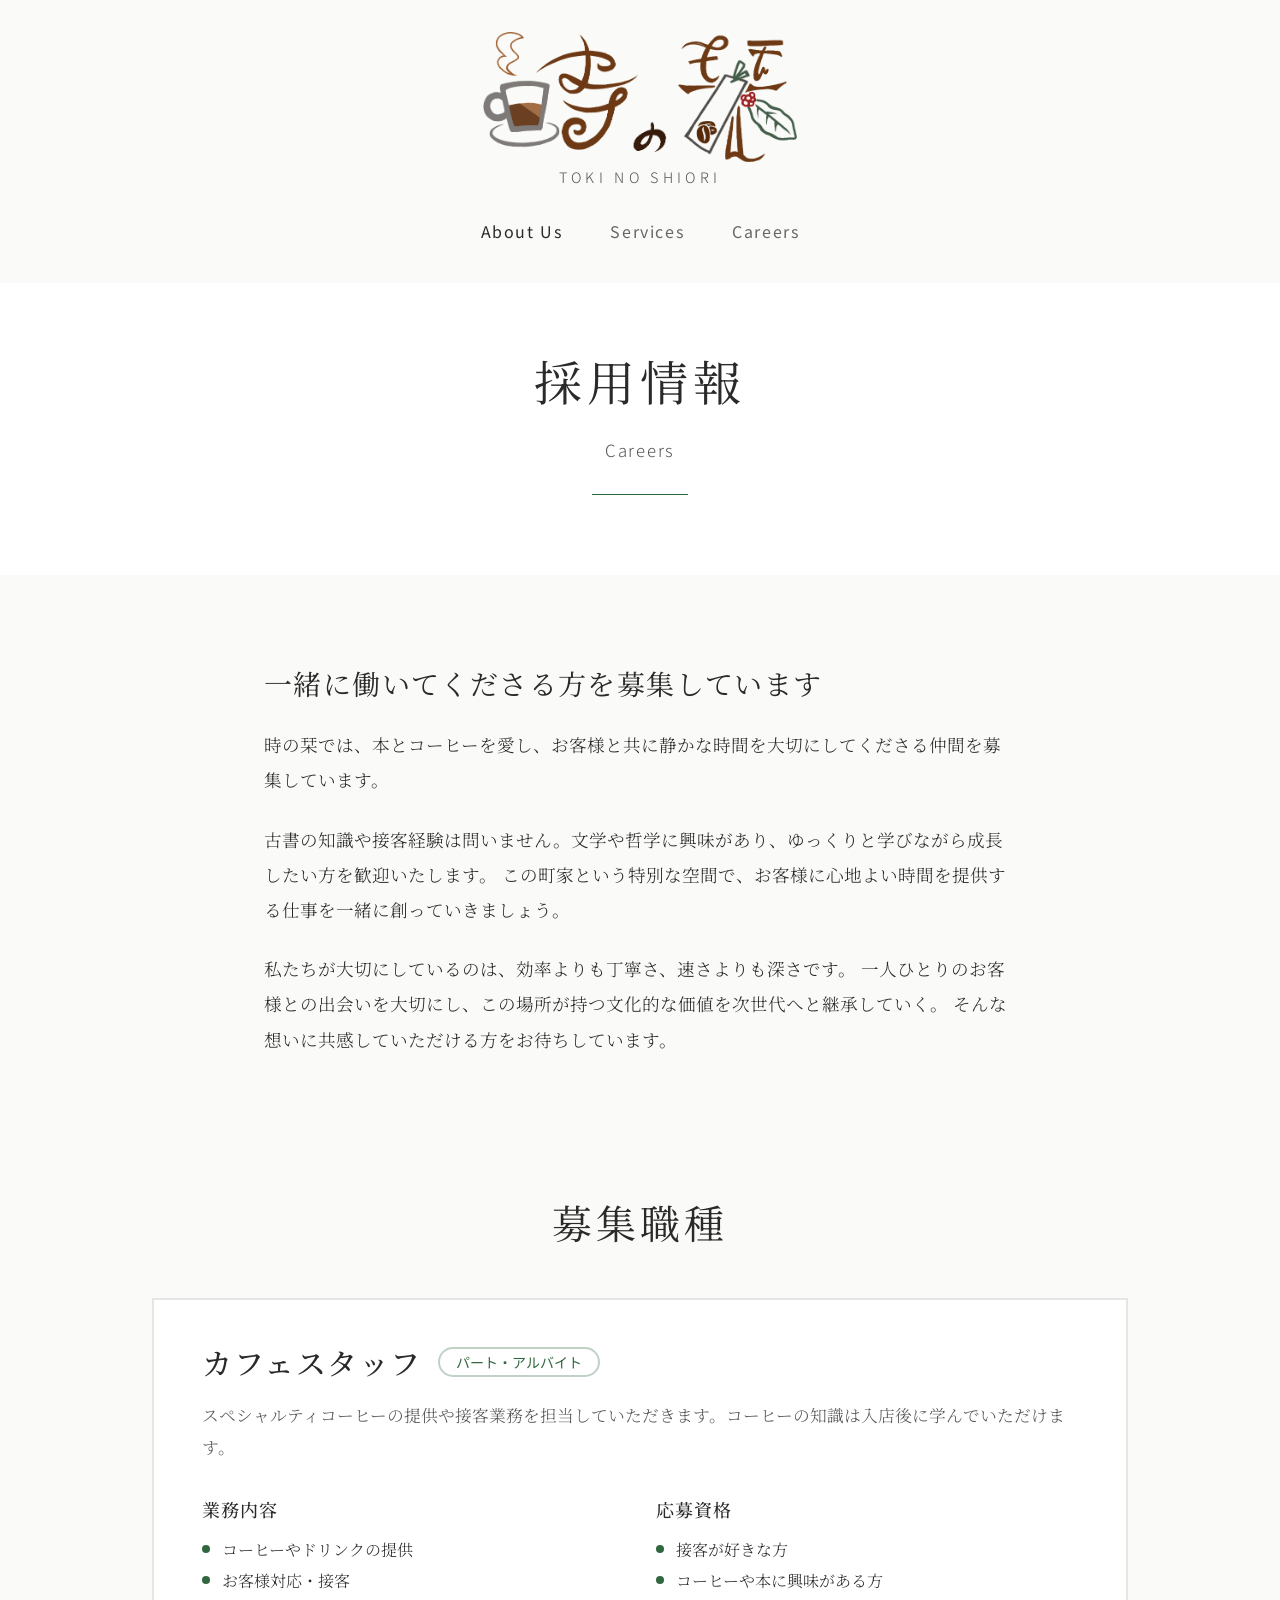
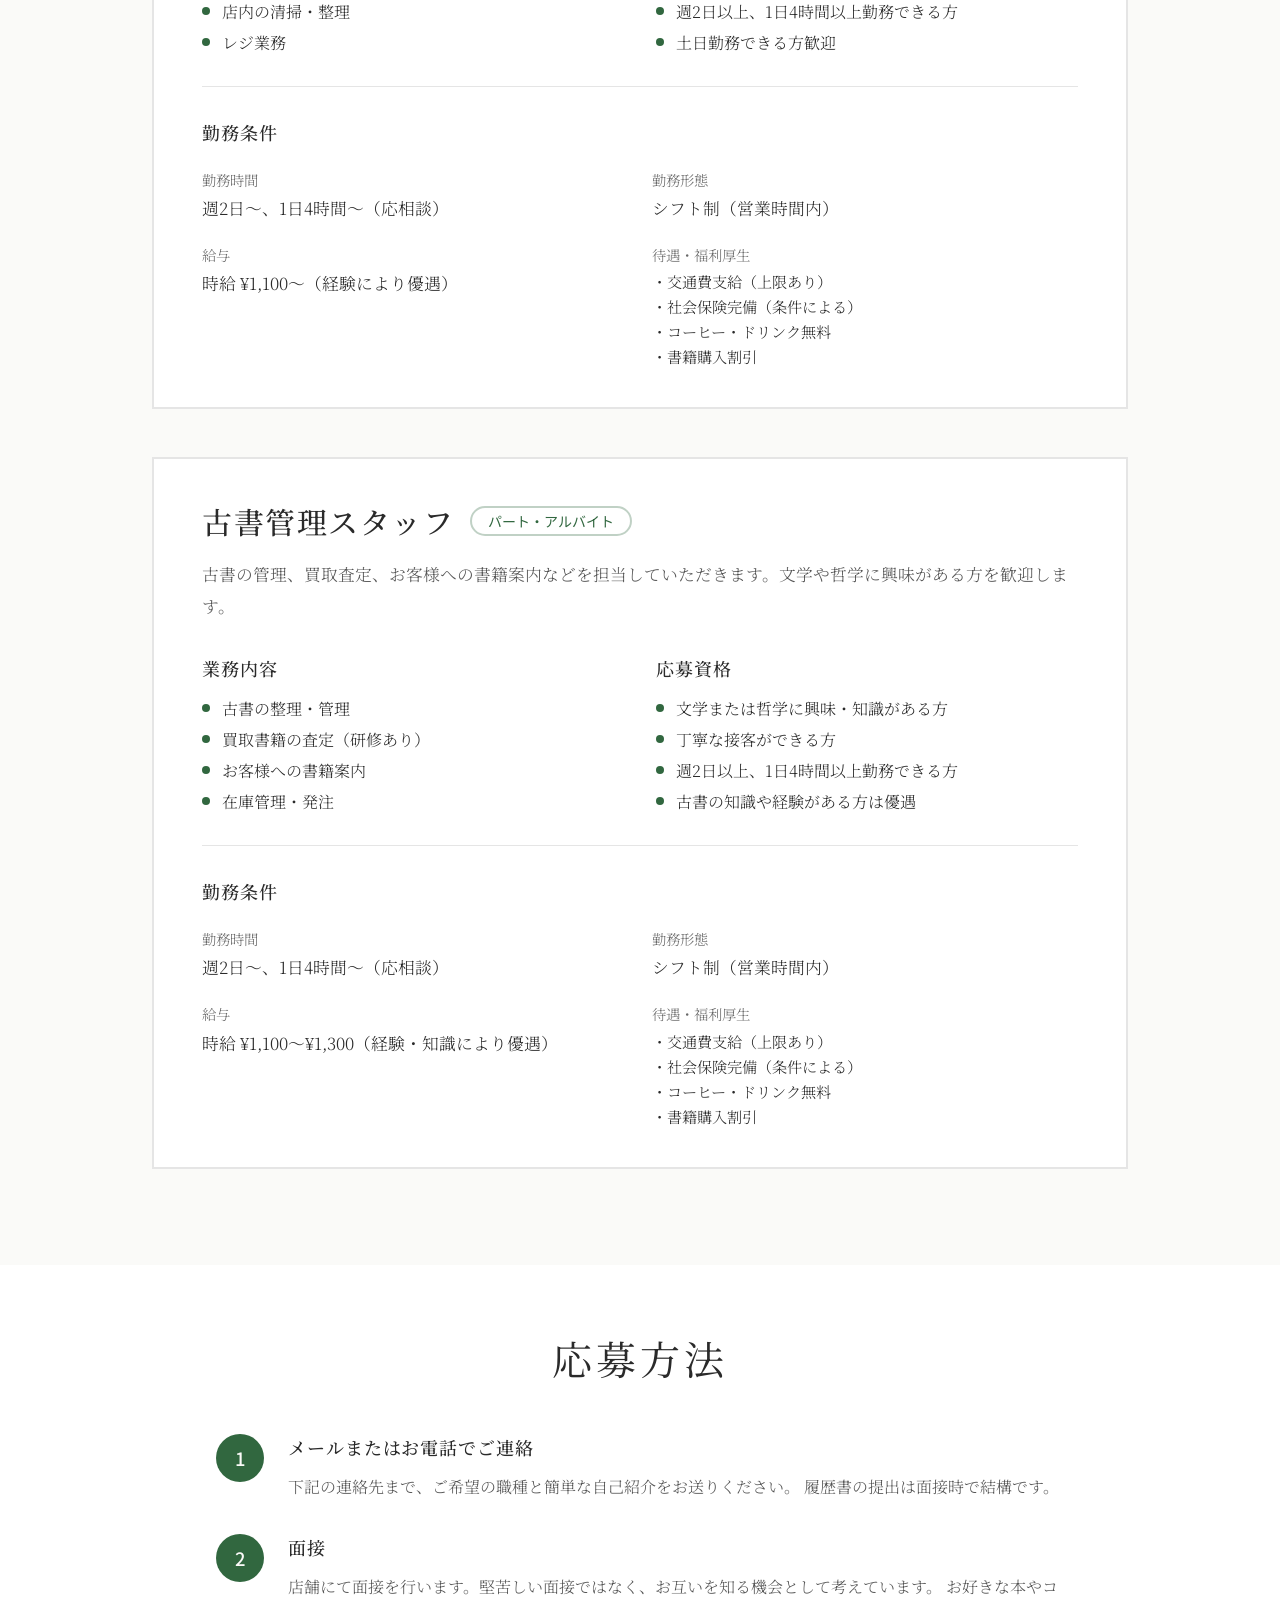
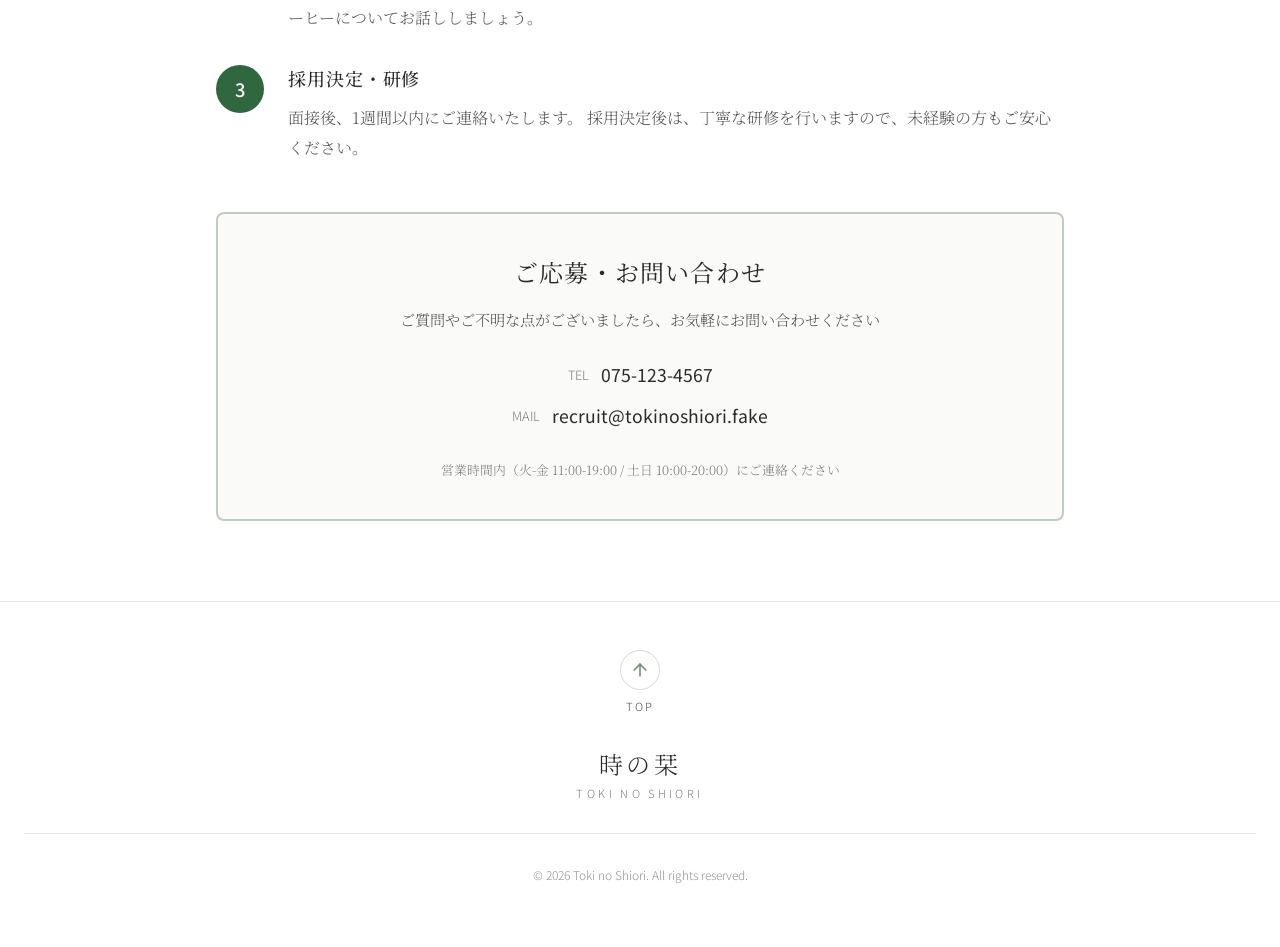
<file: careers.html>
<!DOCTYPE html>
<html lang="ja">
<head>
  <meta charset="UTF-8" />
  <meta name="viewport" content="width=device-width, initial-scale=1.0" />
  <title>時の栞 | Careers</title>
  <link rel="stylesheet" href="common.css" />
  <link rel="stylesheet" href="careers.css" />
  <link rel="icon" href="時の栞_素材/tosikiinosioriakaロゴ.png">
  <link href="https://fonts.googleapis.com/css2?family=Noto+Serif+JP:wght@300;400;500;600;700&family=Noto+Sans+JP:wght@300;400;500;600&display=swap" rel="stylesheet" />
</head>
<body>

    <!-- ===== HEADER ===== -->
  <header class="site-header">
    <div class="container">
      <div class="logo-wrap">
        <a href="index.html" class="logo-link">
          <img src="時の栞_素材/tosikiinosioriaka.png" alt="時の栞 TOKI NO SHIORI" class="header-logo-img">
          <p class="logo-en">TOKI NO SHIORI</p>
        </a>
      </div>
      <nav class="site-nav">
        <ul class="nav-list">
          <li><a href="about.html" class="nav-active">About Us</a></li>
          <li><a href="services.html">Services</a></li>
          <!--
          <li><a href="news.html">News</a></li>
          <li><a href="faq.html">FAQ</a></li>
          -->
          <li><a href="careers.html">Careers</a></li>
        </ul>
      </nav>
    </div>
  </header>

    <main class="careers-main">
        <section class="hero-section">
          <div class="container container--narrow">
            <h2 class="hero-title">採用情報</h2>
            <p class="hero-sub">Careers</p>
            <div class="divider-line"></div>
          </div>
        </section>

        <section class="intro-section">
          <div class="container container--narrow">
            <div class="card-bg">
              <h3 class="section-heading">一緒に働いてくださる方を募集しています</h3>
              <p class="body-text">
                時の栞では、本とコーヒーを愛し、お客様と共に静かな時間を大切にしてくださる仲間を募集しています。
              </p>
              <p class="body-text">
                古書の知識や接客経験は問いません。文学や哲学に興味があり、ゆっくりと学びながら成長したい方を歓迎いたします。
                この町家という特別な空間で、お客様に心地よい時間を提供する仕事を一緒に創っていきましょう。
              </p>
              <p class="body-text">
                私たちが大切にしているのは、効率よりも丁寧さ、速さよりも深さです。
                一人ひとりのお客様との出会いを大切にし、この場所が持つ文化的な価値を次世代へと継承していく。
                そんな想いに共感していただける方をお待ちしています。
              </p>
            </div>
          </div>
        </section>

        <section class="positions-section">
          <div class="container container--wide">
            <h2 class="section-title">募集職種</h2>

            <div class="position-card">
              <div class="position-header">
                <div class="position-title-row">
                  <h3 class="position-title">カフェスタッフ</h3>
                  <span class="position-badge">パート・アルバイト</span>
                </div>
                <p class="position-desc">
                  スペシャルティコーヒーの提供や接客業務を担当していただきます。コーヒーの知識は入店後に学んでいただけます。
                </p>
              </div>

              <div class="two-col">
                <div>
                  <h4 class="col-heading">業務内容</h4>
                  <ul class="dot-list">
                    <li>コーヒーやドリンクの提供</li>
                    <li>お客様対応・接客</li>
                    <li>店内の清掃・整理</li>
                    <li>レジ業務</li>
                  </ul>
                </div>
                <div>
                  <h4 class="col-heading">応募資格</h4>
                  <ul class="dot-list">
                    <li>接客が好きな方</li>
                    <li>コーヒーや本に興味がある方</li>
                    <li>週2日以上、1日4時間以上勤務できる方</li>
                    <li>土日勤務できる方歓迎</li>
                  </ul>
                </div>
              </div>

              <div class="conditions-block">
                <h4 class="col-heading">勤務条件</h4>
                <dl class="conditions-grid">
                  <div class="conditions-item">
                    <dt>勤務時間</dt>
                    <dd>週2日〜、1日4時間〜（応相談）</dd>
                  </div>
                  <div class="conditions-item">
                    <dt>勤務形態</dt>
                    <dd>シフト制（営業時間内）</dd>
                  </div>
                  <div class="conditions-item">
                    <dt>給与</dt>
                    <dd>時給 ¥1,100〜（経験により優遇）</dd>
                  </div>
                  <div class="conditions-item">
                    <dt>待遇・福利厚生</dt>
                    <dd>
                      <ul class="benefit-list">
                        <li>・交通費支給（上限あり）</li>
                        <li>・社会保険完備（条件による）</li>
                        <li>・コーヒー・ドリンク無料</li>
                        <li>・書籍購入割引</li>
                      </ul>
                    </dd>
                  </div>
                </dl>
              </div>
            </div>

            <div class="position-card">
              <div class="position-header">
                <div class="position-title-row">
                  <h3 class="position-title">古書管理スタッフ</h3>
                  <span class="position-badge">パート・アルバイト</span>
                </div>
                <p class="position-desc">
                  古書の管理、買取査定、お客様への書籍案内などを担当していただきます。文学や哲学に興味がある方を歓迎します。
                </p>
              </div>

              <div class="two-col">
                <div>
                  <h4 class="col-heading">業務内容</h4>
                  <ul class="dot-list">
                    <li>古書の整理・管理</li>
                    <li>買取書籍の査定（研修あり）</li>
                    <li>お客様への書籍案内</li>
                    <li>在庫管理・発注</li>
                  </ul>
                </div>
                <div>
                  <h4 class="col-heading">応募資格</h4>
                  <ul class="dot-list">
                    <li>文学または哲学に興味・知識がある方</li>
                    <li>丁寧な接客ができる方</li>
                    <li>週2日以上、1日4時間以上勤務できる方</li>
                    <li>古書の知識や経験がある方は優遇</li>
                  </ul>
                </div>
              </div>

              <div class="conditions-block">
                <h4 class="col-heading">勤務条件</h4>
                <dl class="conditions-grid">
                  <div class="conditions-item">
                    <dt>勤務時間</dt>
                    <dd>週2日〜、1日4時間〜（応相談）</dd>
                  </div>
                  <div class="conditions-item">
                    <dt>勤務形態</dt>
                    <dd>シフト制（営業時間内）</dd>
                  </div>
                  <div class="conditions-item">
                    <dt>給与</dt>
                    <dd>時給 ¥1,100〜¥1,300（経験・知識により優遇）</dd>
                  </div>
                  <div class="conditions-item">
                    <dt>待遇・福利厚生</dt>
                    <dd>
                      <ul class="benefit-list">
                        <li>・交通費支給（上限あり）</li>
                        <li>・社会保険完備（条件による）</li>
                        <li>・コーヒー・ドリンク無料</li>
                        <li>・書籍購入割引</li>
                      </ul>
                    </dd>
                  </div>
                </dl>
              </div>
            </div>

          </div>
        </section>

        <section class="apply-section">
          <div class="container container--narrow">
            <h2 class="section-title">応募方法</h2>

            <div class="steps">
              <div class="step">
                <div class="step-number">1</div>
                <div class="step-body">
                  <h3 class="step-title">メールまたはお電話でご連絡</h3>
                  <p class="step-desc">
                    下記の連絡先まで、ご希望の職種と簡単な自己紹介をお送りください。
                    履歴書の提出は面接時で結構です。
                  </p>
                </div>
              </div>

              <div class="step">
                <div class="step-number">2</div>
                <div class="step-body">
                  <h3 class="step-title">面接</h3>
                  <p class="step-desc">
                    店舗にて面接を行います。堅苦しい面接ではなく、お互いを知る機会として考えています。
                    お好きな本やコーヒーについてお話ししましょう。
                  </p>
                </div>
              </div>

              <div class="step">
                <div class="step-number">3</div>
                <div class="step-body">
                  <h3 class="step-title">採用決定・研修</h3>
                  <p class="step-desc">
                    面接後、1週間以内にご連絡いたします。
                    採用決定後は、丁寧な研修を行いますので、未経験の方もご安心ください。
                  </p>
                </div>
              </div>
            </div>

            <div class="contact-box">
              <h3 class="contact-title">ご応募・お問い合わせ</h3>
              <p class="contact-desc">ご質問やご不明な点がございましたら、お気軽にお問い合わせください</p>
              <div class="contact-info">
                <div class="contact-row">
                  <span class="contact-label">TEL</span>
                  <p  class="contact-value">075-123-4567</p>
                </div>
                <div class="contact-row">
                  <span class="contact-label">MAIL</span>
                  <!-- 実際には飛ばせない -->
                  <p class="contact-value">recruit@tokinoshiori.fake</p>
                </div>
              </div>
              <p class="contact-note">営業時間内（火-金 11:00-19:00 / 土日 10:00-20:00）にご連絡ください</p>
            </div>

          </div>
        </section>
    </main>

    <!-- ===== FOOTER ===== -->
  <footer class="site-footer">
    <div class="container">
      <div class="footer-inner">
        <button class="back-to-top" onclick="window.scrollTo({top:0,behavior:'smooth'})" aria-label="Back to top">
          <div class="back-to-top__icon">
            <svg xmlns="http://www.w3.org/2000/svg" width="20" height="20" viewBox="0 0 24 24" fill="none" stroke="#31673f" stroke-width="2" stroke-linecap="round" stroke-linejoin="round">
              <line x1="12" y1="19" x2="12" y2="5"></line>
              <polyline points="5 12 12 5 19 12"></polyline>
            </svg>
          </div>
          <span class="back-to-top__label">TOP</span>
        </button>
        <div class="footer-logo">
          <p class="footer-logo__ja">時の栞</p>
          <p class="footer-logo__en">TOKI NO SHIORI</p>
        </div>
        <div class="footer-copy">
          <p>© 2026 Toki no Shiori. All rights reserved.</p>
        </div>
      </div>
    </div>
  </footer>

</body>
</html>
</file>
<file: common.css>
/* ================================================
   common.css — 時の栞 全ページ共通スタイル
   リセット / レイアウト / ヘッダー / フッター
   ================================================ */

/* ---------- CSS カスタムプロパティ ---------- */
:root {
  --color-bg:         #fafaf8;
  --color-white:      #ffffff;
  --color-fg:         #2a2a2a;
  --color-primary:    #31673f;
  --color-primary-fg: #fafaf8;
  --color-border:     rgba(0, 0, 0, 0.10);
  --font-serif: 'Noto Serif JP', serif;
  --font-sans:  'Noto Sans JP', sans-serif;
}

/* ---------- リセット & ベース ---------- */
*, *::before, *::after {
  box-sizing: border-box;
  margin: 0;
  padding: 0;
}

html {
  font-size: 16px;
  scroll-behavior: smooth;
}

body {
  font-family: var(--font-serif);
  background-color: var(--color-bg);
  color: var(--color-fg);
  -webkit-font-smoothing: antialiased;
}

a {
  color: inherit;
  text-decoration: none;
}

ul {
  list-style: none;
}

img {
  display: block;
  max-width: 100%;
}

/* ---------- レイアウト共通 ---------- */
.container {
  width: 100%;
  max-width: 1280px;
  margin-inline: auto;
  padding-inline: 1.5rem;
}

.container--narrow {
  max-width: 896px;
  margin-inline: auto;
  padding-inline: 1.5rem;
}

.container--wide {
  max-width: 1024px;
  margin-inline: auto;
  padding-inline: 1.5rem;
}

.container--xl {
  max-width: 1152px;
  margin-inline: auto;
  padding-inline: 1.5rem;
}

/* ================================================
   HEADER
   ================================================ */

.header-logo-img {
    /* ★ロゴの大きさを変えたい時は、ここの数字を調整します */
    height: 130px; 
    width: auto;  /* 高さに合わせて横幅は自動で調整されます */
    transition: 0.3s; /* マウスを乗せた時のアニメーション用 */
}

.site-header {
  width: 100%;
  padding: 2rem 0 2.5rem;
  background-color: var(--color-bg);
}

.logo-wrap {
  display: flex;
  justify-content: center;
  margin-bottom: 2rem;
}

.logo-link {
  text-align: center;
  transition: opacity 0.3s;
}
.logo-link:hover {
  opacity: 0.75;
}

.logo-ja {
  font-family: var(--font-serif);
  font-size: clamp(1.75rem, 4vw, 3rem);
  font-weight: 300;
  letter-spacing: 0.2em;
  line-height: 1.3;
  color: var(--color-fg);
}

.logo-en {
  font-family: var(--font-sans);
  font-size: clamp(0.7rem, 1.5vw, 0.9rem);
  letter-spacing: 0.3em;
  font-weight: 300;
  opacity: 0.8;
  margin-top: 0.25rem;
}

.site-nav {
  display: flex;
  justify-content: center;
}

.nav-list {
  display: flex;
  flex-wrap: wrap;
  justify-content: center;
  gap: 1.5rem 3rem;
}

.nav-list a {
  font-family: var(--font-sans);
  font-size: clamp(0.8rem, 1.5vw, 1rem);
  letter-spacing: 0.1em;
  font-weight: 400;
  opacity: 0.7;
  transition: opacity 0.3s;
}
.nav-list a:hover,
.nav-list a.nav-active {
  opacity: 1;
}

/* ================================================
   FOOTER
   ================================================ */
.site-footer {
  width: 100%;
  padding: 3rem 0 4rem;
  background-color: var(--color-white);
  border-top: 1px solid var(--color-border);
}

.footer-inner {
  display: flex;
  flex-direction: column;
  align-items: center;
  gap: 2rem;
}

.back-to-top {
  display: flex;
  flex-direction: column;
  align-items: center;
  gap: 0.5rem;
  background: none;
  border: none;
  cursor: pointer;
  opacity: 0.7;
  transition: opacity 0.3s;
}
.back-to-top:hover {
  opacity: 1;
}

.back-to-top__icon {
  width: 2.5rem;
  height: 2.5rem;
  border-radius: 50%;
  border: 1px solid rgba(49, 103, 63, 0.30);
  display: flex;
  align-items: center;
  justify-content: center;
  transition: background-color 0.3s, border-color 0.3s;
}
.back-to-top:hover .back-to-top__icon {
  background-color: var(--color-primary);
  border-color: var(--color-primary);
}
.back-to-top:hover .back-to-top__icon svg {
  stroke: var(--color-primary-fg);
}

.back-to-top__label {
  font-family: var(--font-sans);
  font-size: 0.7rem;
  letter-spacing: 0.2em;
  font-weight: 300;
}

.footer-logo {
  text-align: center;
}
.footer-logo__ja {
  font-family: var(--font-serif);
  font-size: 1.5rem;
  font-weight: 300;
  letter-spacing: 0.15em;
  margin-bottom: 0.25rem;
}
.footer-logo__en {
  font-family: var(--font-sans);
  font-size: 0.7rem;
  letter-spacing: 0.3em;
  font-weight: 300;
  opacity: 0.6;
}

.footer-copy {
  width: 100%;
  border-top: 1px solid var(--color-border);
  padding-top: 2rem;
  text-align: center;
}
.footer-copy p {
  font-family: var(--font-sans);
  font-size: 0.75rem;
  font-weight: 300;
  opacity: 0.5;
}
</file>
<file: careers.css>
/* ================================================
   careers.css — 時の栞 採用ページ（固有スタイル）
   共通スタイルは common.css を参照
   ================================================ */

/* ================================================
   HERO
   ================================================ */
.hero-section {
  width: 100%;
  padding: 4rem 0 5rem;
  text-align: center;
  background-color: var(--color-white);
}

.hero-title {
  font-family: var(--font-serif);
  font-size: clamp(2rem, 5vw, 3rem);
  font-weight: 400;
  letter-spacing: 0.1em;
  margin-bottom: 1.5rem;
  line-height: 1.4;
}

.hero-sub {
  font-family: var(--font-sans);
  font-size: clamp(0.85rem, 1.5vw, 1.05rem);
  letter-spacing: 0.1em;
  font-weight: 300;
  opacity: 0.8;
  margin-bottom: 2rem;
}

.divider-line {
  width: 6rem;
  height: 1px;
  background-color: var(--color-primary);
  margin-inline: auto;
}

/* ================================================
   INTRODUCTION
   ================================================ */
.intro-section {
  width: 100%;
  padding: 3rem 0 4rem;
}

.card-bg {
  background-color: var(--color-bg);
  padding: 2.5rem 3rem;
  border-radius: 0.5rem;
}
@media (max-width: 640px) {
  .card-bg { padding: 1.75rem 1.25rem; }
}

.section-heading {
  font-family: var(--font-serif);
  font-size: clamp(1.3rem, 3vw, 1.75rem);
  font-weight: 400;
  letter-spacing: 0.05em;
  margin-bottom: 1.5rem;
}

.body-text {
  font-family: var(--font-serif);
  font-size: 1.1rem;
  font-weight: 300;
  line-height: 2;
  margin-bottom: 1.5rem;
}
.body-text:last-child { margin-bottom: 0; }

/* ================================================
   JOB POSITIONS
   ================================================ */
.positions-section {
  width: 100%;
  padding: 2rem 0 3rem;
}

.section-title {
  font-family: var(--font-serif);
  font-size: clamp(1.75rem, 4vw, 2.5rem);
  font-weight: 400;
  letter-spacing: 0.1em;
  text-align: center;
  margin-bottom: 3rem;
}

.position-card {
  background-color: var(--color-white);
  border: 2px solid rgba(0, 0, 0, 0.10);
  padding: 2.5rem 3rem;
  margin-bottom: 3rem;
}
@media (max-width: 640px) {
  .position-card { padding: 1.5rem 1.25rem; }
}

.position-header {
  margin-bottom: 2rem;
}

.position-title-row {
  display: flex;
  flex-wrap: wrap;
  align-items: center;
  gap: 1rem;
  margin-bottom: 1rem;
}

.position-title {
  font-family: var(--font-serif);
  font-size: clamp(1.35rem, 3vw, 1.875rem);
  font-weight: 500;
  letter-spacing: 0.05em;
}

.position-badge {
  font-family: var(--font-sans);
  font-size: 0.875rem;
  font-weight: 400;
  color: var(--color-primary);
  border: 2px solid rgba(49, 103, 63, 0.30);
  border-radius: 9999px;
  padding: 0.2rem 1rem;
}

.position-desc {
  font-family: var(--font-serif);
  font-size: 1.05rem;
  font-weight: 300;
  line-height: 1.9;
  opacity: 0.8;
}

.two-col {
  display: grid;
  grid-template-columns: 1fr 1fr;
  gap: 2rem;
  margin-bottom: 2rem;
}
@media (max-width: 768px) {
  .two-col { grid-template-columns: 1fr; }
}

.col-heading {
  font-family: var(--font-serif);
  font-size: 1.125rem;
  font-weight: 500;
  letter-spacing: 0.05em;
  margin-bottom: 1rem;
}

.dot-list {
  display: flex;
  flex-direction: column;
  gap: 0.5rem;
}
.dot-list li {
  display: flex;
  align-items: flex-start;
  font-family: var(--font-serif);
  font-size: 1rem;
  font-weight: 300;
}
.dot-list li::before {
  content: '';
  display: inline-block;
  width: 8px;
  height: 8px;
  border-radius: 50%;
  background-color: var(--color-primary);
  flex-shrink: 0;
  margin-top: 0.45rem;
  margin-right: 0.75rem;
}

.conditions-block {
  padding-top: 2rem;
  border-top: 1px solid var(--color-border);
}

.conditions-grid {
  display: grid;
  grid-template-columns: 1fr 1fr;
  gap: 1.5rem;
  margin-top: 1.5rem;
}
@media (max-width: 768px) {
  .conditions-grid { grid-template-columns: 1fr; }
}

.conditions-item dt {
  font-family: var(--font-serif);
  font-size: 0.9rem;
  font-weight: 300;
  opacity: 0.7;
  margin-bottom: 0.4rem;
}
.conditions-item dd {
  font-family: var(--font-serif);
  font-size: 1.05rem;
  font-weight: 300;
}

.benefit-list {
  display: flex;
  flex-direction: column;
  gap: 0.25rem;
}
.benefit-list li {
  font-family: var(--font-serif);
  font-size: 0.95rem;
  font-weight: 300;
}

/* ================================================
   APPLICATION PROCESS
   ================================================ */
.apply-section {
  width: 100%;
  padding: 4rem 0 5rem;
  background-color: var(--color-white);
}

.steps {
  display: flex;
  flex-direction: column;
  gap: 2rem;
  margin-bottom: 3rem;
}

.step {
  display: flex;
  align-items: flex-start;
  gap: 1.5rem;
}

.step-number {
  flex-shrink: 0;
  width: 3rem;
  height: 3rem;
  border-radius: 50%;
  background-color: var(--color-primary);
  color: var(--color-primary-fg);
  font-family: var(--font-sans);
  font-size: 1.15rem;
  font-weight: 500;
  display: flex;
  align-items: center;
  justify-content: center;
}

.step-title {
  font-family: var(--font-serif);
  font-size: 1.125rem;
  font-weight: 500;
  letter-spacing: 0.05em;
  margin-bottom: 0.75rem;
}

.step-desc {
  font-family: var(--font-serif);
  font-size: 1rem;
  font-weight: 300;
  line-height: 1.9;
  opacity: 0.8;
}

.contact-box {
  background-color: var(--color-bg);
  border: 2px solid rgba(49, 103, 63, 0.30);
  border-radius: 0.5rem;
  padding: 2.5rem 3rem;
  text-align: center;
}
@media (max-width: 640px) {
  .contact-box { padding: 1.75rem 1.25rem; }
}

.contact-title {
  font-family: var(--font-serif);
  font-size: clamp(1.2rem, 2.5vw, 1.5rem);
  font-weight: 400;
  letter-spacing: 0.05em;
  margin-bottom: 1.25rem;
}

.contact-desc {
  font-family: var(--font-serif);
  font-size: 0.95rem;
  font-weight: 300;
  opacity: 0.8;
  margin-bottom: 2rem;
}

.contact-info {
  display: flex;
  flex-direction: column;
  align-items: center;
  gap: 1rem;
  margin-bottom: 2rem;
}

.contact-row {
  display: flex;
  align-items: center;
  gap: 0.75rem;
}

.contact-label {
  font-family: var(--font-sans);
  font-size: 0.8rem;
  font-weight: 300;
  opacity: 0.6;
}

.contact-value {
  font-family: var(--font-sans);
  font-size: 1.1rem;
  font-weight: 400;
  transition: opacity 0.3s;
}
.contact-value:hover { opacity: 0.7; }

.contact-note {
  font-family: var(--font-serif);
  font-size: 0.8rem;
  font-weight: 300;
  opacity: 0.6;
}
</file>
